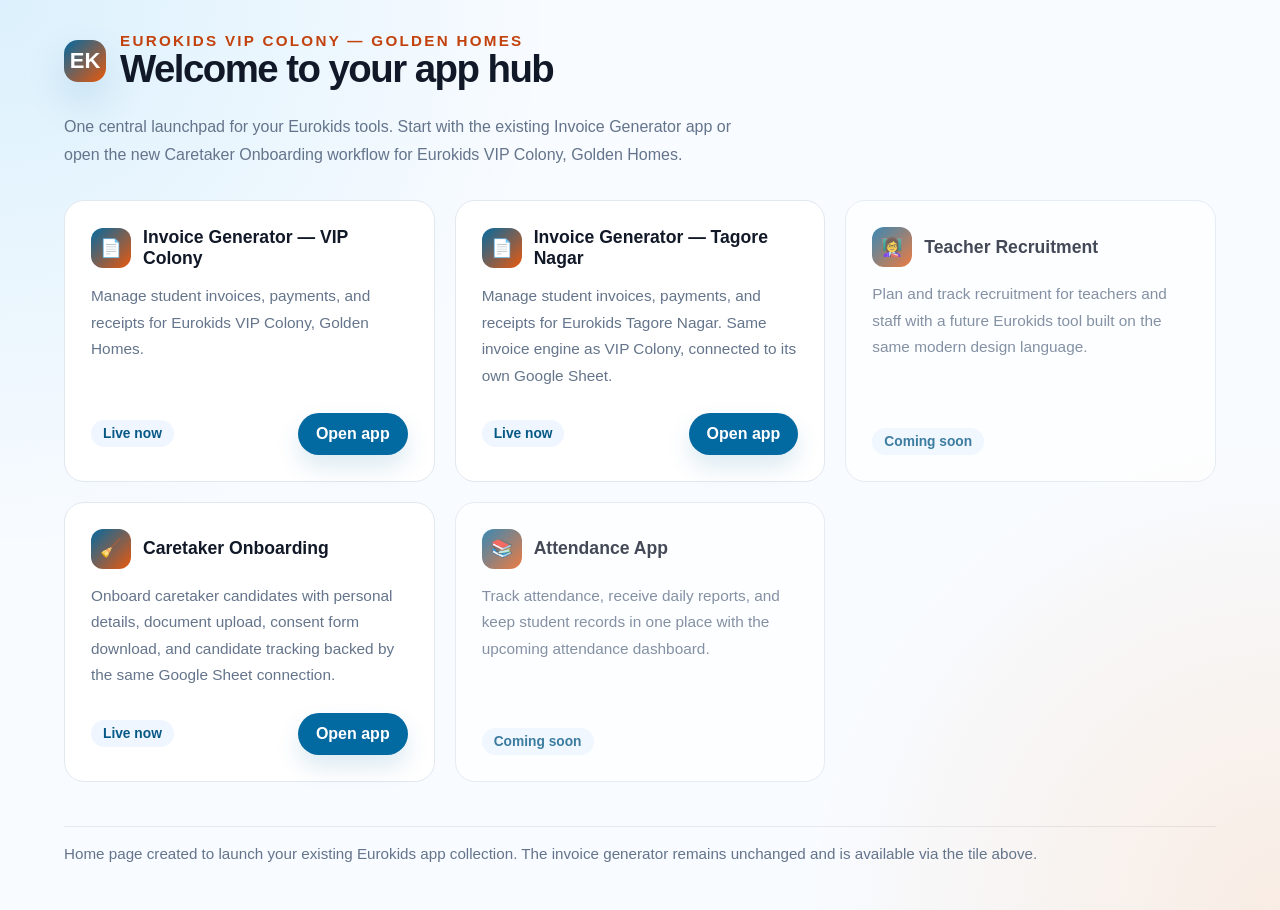
<file: index.html>
<!DOCTYPE html>
<html lang="en">
<head>
  <meta charset="UTF-8">
  <meta name="viewport" content="width=device-width, initial-scale=1.0">
  <title>Eurokids App Hub</title>
  <style>
    :root {
      --sky: #0369a1;
      --sky-dark: #075985;
      --sky-light: #e0f2fe;
      --orange: #ea580c;
      --orange-dark: #c2410c;
      --ink: #111827;
      --muted: #64748b;
      --surface: #ffffff;
      --surface-strong: #f8fafc;
      --border: #e2e8f0;
      --radius: 20px;
    }
    * { box-sizing: border-box; }
    body {
      margin: 0;
      min-height: 100vh;
      font-family: Inter, Avenir, Helvetica, Arial, sans-serif;
      background: radial-gradient(circle at top left, rgba(14, 165, 233, 0.12), transparent 35%),
                  radial-gradient(circle at bottom right, rgba(251, 146, 60, 0.14), transparent 30%),
                  #f8fbff;
      color: var(--ink);
    }
    .page {
      max-width: 1200px;
      margin: 0 auto;
      padding: 32px 24px 48px;
    }
    .brand {
      display: flex;
      align-items: center;
      gap: 14px;
      margin-bottom: 24px;
    }
    .brand-dot {
      width: 42px;
      height: 42px;
      border-radius: 14px;
      background: linear-gradient(135deg, var(--sky), var(--orange));
      box-shadow: 0 18px 40px rgba(3, 105, 161, 0.16);
      display: grid;
      place-items: center;
      color: white;
      font-weight: 700;
      font-size: 22px;
    }
    h1 {
      margin: 0;
      font-size: clamp(2.25rem, 3vw, 3rem);
      letter-spacing: -0.04em;
      line-height: 1.05;
    }
    p.lead {
      max-width: 680px;
      margin: 18px 0 32px;
      line-height: 1.72;
      color: var(--muted);
      font-size: 1rem;
    }
    .tiles {
      display: grid;
      grid-template-columns: repeat(auto-fit, minmax(280px, 1fr));
      gap: 20px;
    }
    .tile {
      background: var(--surface);
      border: 1px solid var(--border);
      border-radius: var(--radius);
      padding: 26px;
      transition: transform 0.2s ease, box-shadow 0.2s ease, border-color 0.2s ease;
      display: flex;
      flex-direction: column;
      min-height: 260px;
    }
    .tile:hover {
      transform: translateY(-4px);
      border-color: rgba(3, 105, 161, 0.25);
      box-shadow: 0 20px 50px rgba(3, 105, 161, 0.08);
    }
    .tile-title {
      display: flex;
      align-items: center;
      gap: 12px;
      margin-bottom: 14px;
      font-size: 1.1rem;
      font-weight: 700;
    }
    .tile-title .icon {
      width: 40px;
      height: 40px;
      border-radius: 12px;
      display: grid;
      place-items: center;
      color: white;
      background: linear-gradient(135deg, var(--sky), var(--orange));
      flex-shrink: 0;
    }
    .tile p {
      flex: 1;
      margin: 0;
      color: var(--muted);
      line-height: 1.72;
      font-size: 0.96rem;
    }
    .tile-footer {
      margin-top: 24px;
      display: flex;
      align-items: center;
      justify-content: space-between;
      gap: 12px;
    }
    .button {
      display: inline-flex;
      align-items: center;
      justify-content: center;
      padding: 12px 18px;
      border-radius: 999px;
      border: none;
      font-weight: 700;
      text-decoration: none;
      color: white;
      background: var(--sky);
      box-shadow: 0 12px 24px rgba(3, 105, 161, 0.14);
      transition: transform 0.2s ease, background 0.2s ease;
    }
    .button:hover {
      transform: translateY(-1px);
      background: var(--sky-dark);
    }
    .badge {
      padding: 6px 12px;
      border-radius: 999px;
      background: #eff6ff;
      color: var(--sky-dark);
      font-size: 0.86rem;
      font-weight: 700;
    }
    .tile-placeholder {
      opacity: 0.78;
    }
    footer {
      margin-top: 44px;
      padding-top: 18px;
      border-top: 1px solid rgba(15, 23, 42, 0.08);
      color: var(--muted);
      font-size: 0.95rem;
    }
    @media (max-width: 640px) {
      .brand { flex-direction: column; align-items: flex-start; }
      .brand-dot { width: 50px; height: 50px; border-radius: 16px; }
    }
  </style>
</head>
<body>
  <main class="page">
    <div class="brand">
      <div class="brand-dot">EK</div>
      <div>
        <p style="margin:0; color: var(--orange-dark); font-size: 0.95rem; font-weight: 700; letter-spacing: 0.15em; text-transform: uppercase;">Eurokids VIP Colony — Golden Homes</p>
        <h1>Welcome to your app hub</h1>
      </div>
    </div>
    <p class="lead">One central launchpad for your Eurokids tools. Start with the existing Invoice Generator app or open the new Caretaker Onboarding workflow for Eurokids VIP Colony, Golden Homes.</p>

    <div class="tiles">
      <article class="tile">
        <div class="tile-title">
          <span class="icon">📄</span>
          <span>Invoice Generator — VIP Colony</span>
        </div>
        <p>Manage student invoices, payments, and receipts for Eurokids VIP Colony, Golden Homes.</p>
        <div class="tile-footer">
          <span class="badge">Live now</span>
          <a class="button" href="invoice.html">Open app</a>
        </div>
      </article>

      <article class="tile">
        <div class="tile-title">
          <span class="icon">📄</span>
          <span>Invoice Generator — Tagore Nagar</span>
        </div>
        <p>Manage student invoices, payments, and receipts for Eurokids Tagore Nagar. Same invoice engine as VIP Colony, connected to its own Google Sheet.</p>
        <div class="tile-footer">
          <span class="badge">Live now</span>
          <a class="button" href="tagore-nagar/index.html">Open app</a>
        </div>
      </article>

      <article class="tile tile-placeholder">
        <div class="tile-title">
          <span class="icon">👩‍🏫</span>
          <span>Teacher Recruitment</span>
        </div>
        <p>Plan and track recruitment for teachers and staff with a future Eurokids tool built on the same modern design language.</p>
        <div class="tile-footer">
          <span class="badge">Coming soon</span>
        </div>
      </article>

      <article class="tile">
        <div class="tile-title">
          <span class="icon">🧹</span>
          <span>Caretaker Onboarding</span>
        </div>
        <p>Onboard caretaker candidates with personal details, document upload, consent form download, and candidate tracking backed by the same Google Sheet connection.</p>
        <div class="tile-footer">
          <span class="badge">Live now</span>
          <a class="button" href="caretaker.html">Open app</a>
        </div>
      </article>

      <article class="tile tile-placeholder">
        <div class="tile-title">
          <span class="icon">📚</span>
          <span>Attendance App</span>
        </div>
        <p>Track attendance, receive daily reports, and keep student records in one place with the upcoming attendance dashboard.</p>
        <div class="tile-footer">
          <span class="badge">Coming soon</span>
        </div>
      </article>
    </div>

    <footer>Home page created to launch your existing Eurokids app collection. The invoice generator remains unchanged and is available via the tile above.</footer>
  </main>
</body>
</html>
</file>
